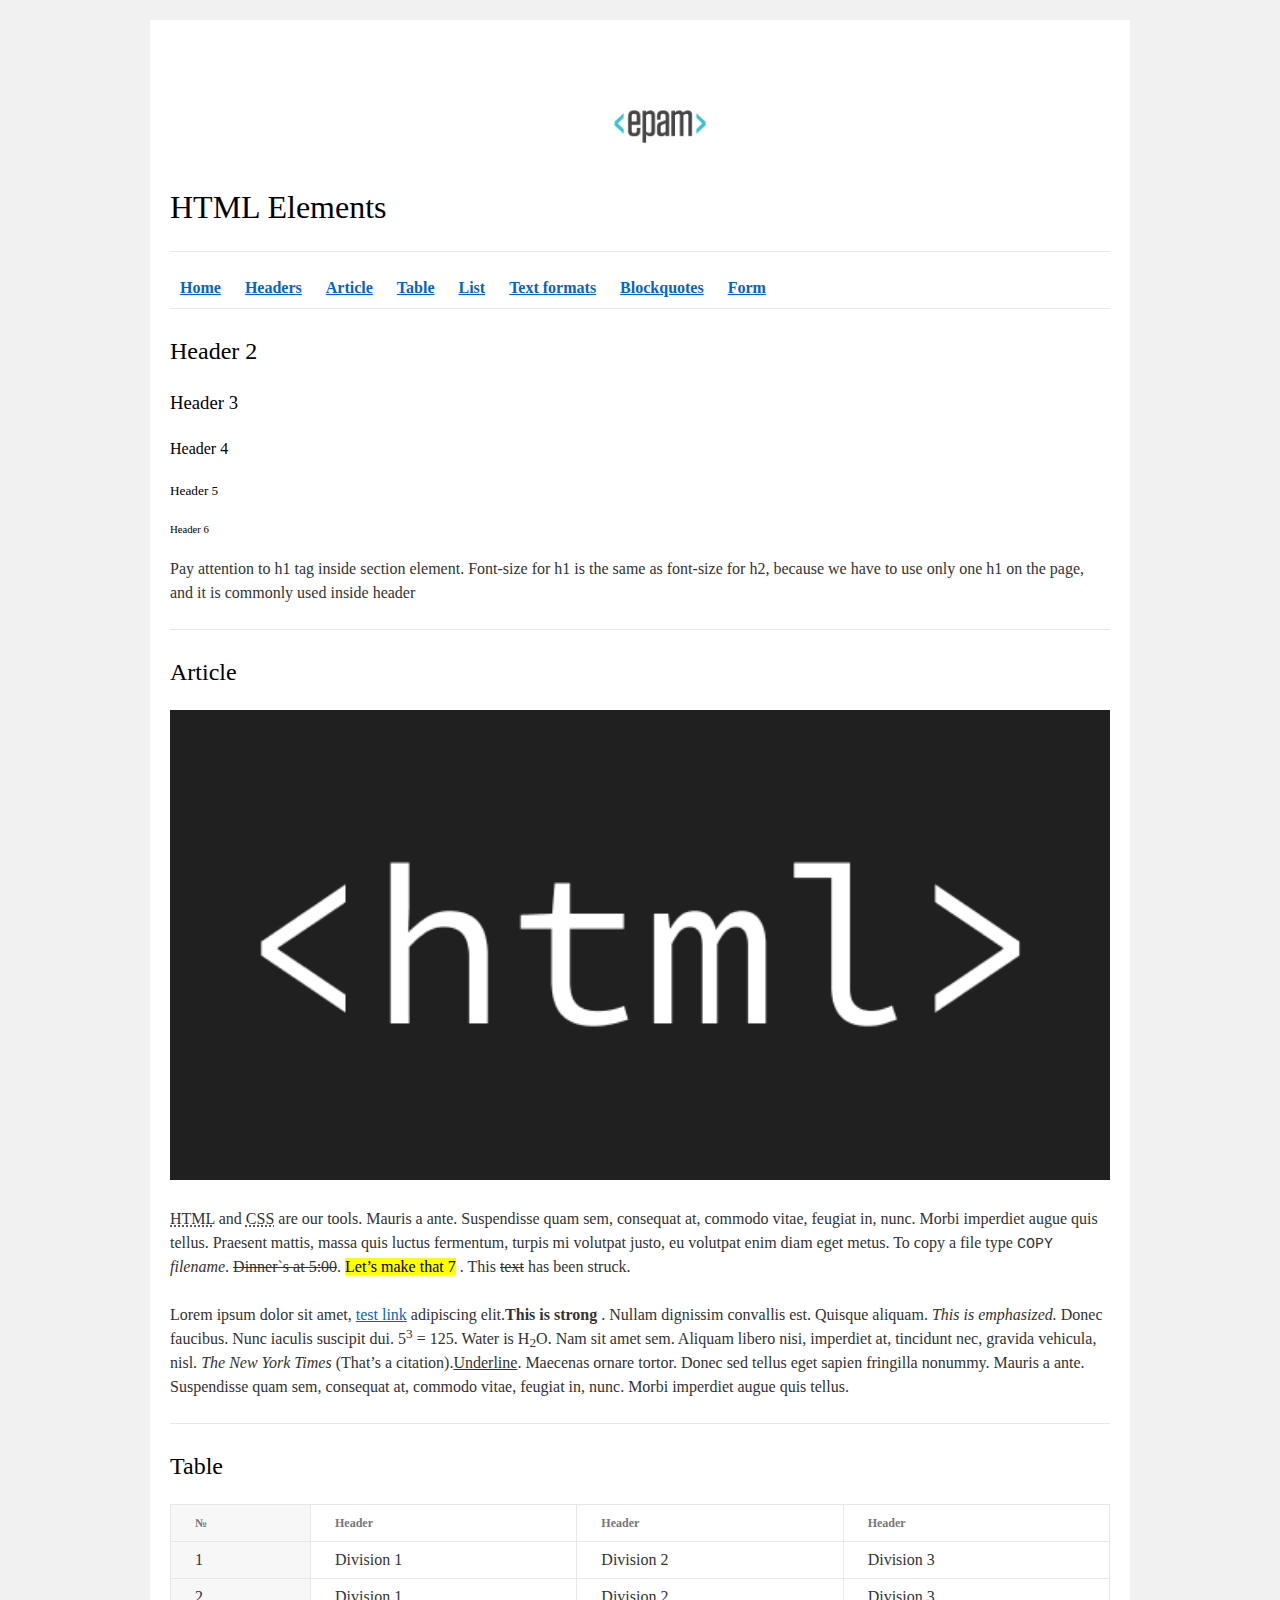
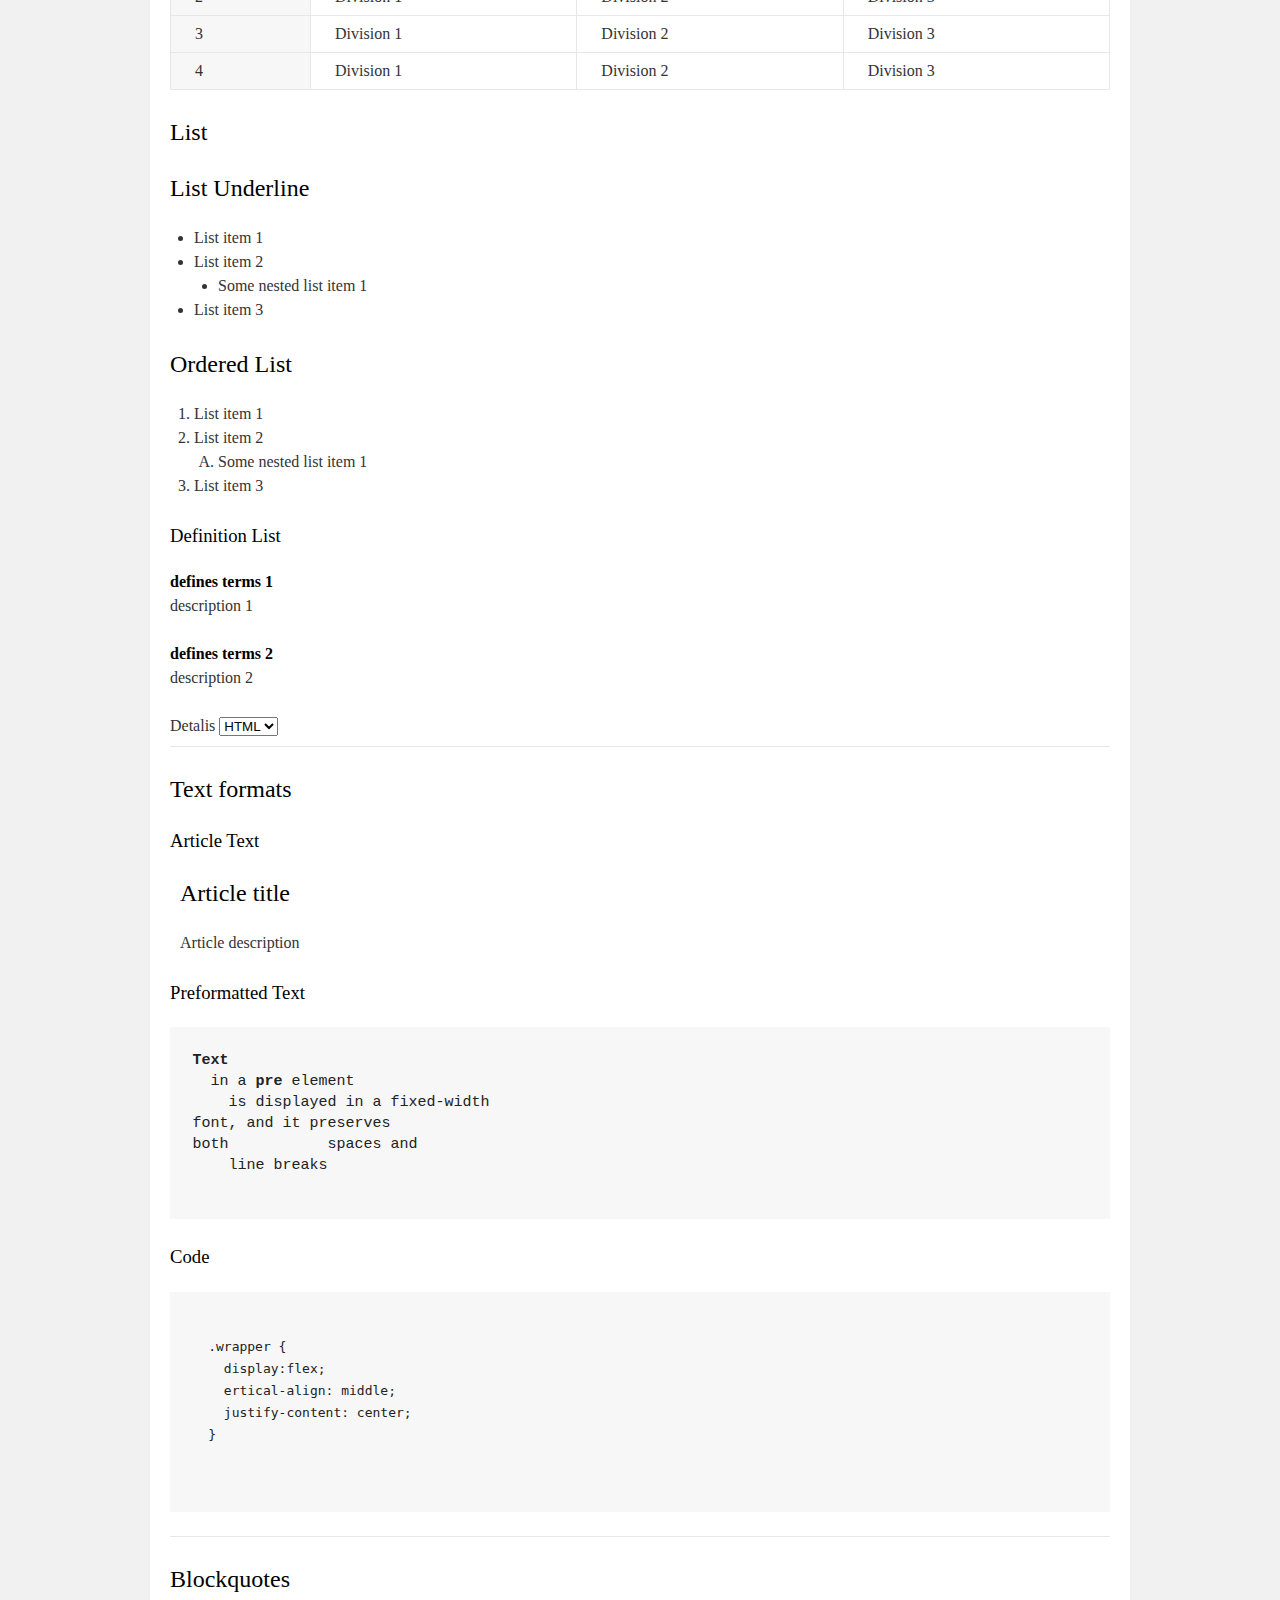
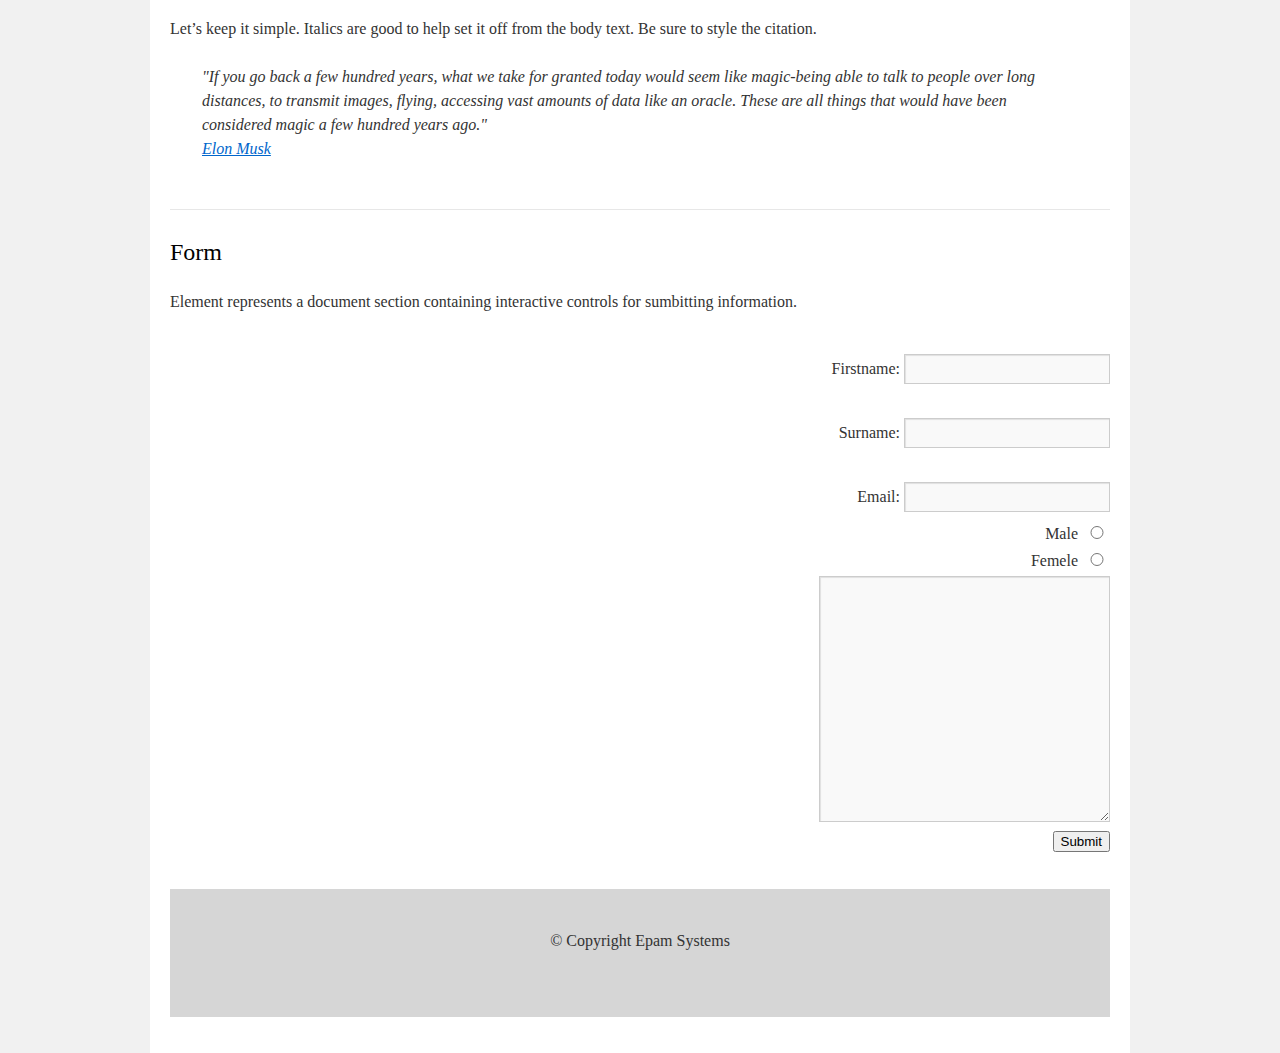
<file: homework/index.html>
<!DOCTYPE html>
<html lang="en">

<head>
  <meta charset="utf-8">
  <title>HTML Basics</title>
  <link rel="stylesheet" href="style.css">
</head>

<body>
  <div id="wrapper">
    <div id="main">
      <div id="container">
        <div id="content" role="main">
           <header id="header">
            
         <div class="logo" >
                    <img src="logo.png" alt="logo" id="logo">
                </div> 
                <h1>HTML Elements</h1>
                <hr>
                <nav class="header-nav">
                  <a href="#"><b>Home</b></a>
                  <a href="#Headers"><b>Headers</b></a>
                  <a href="#Article"><b>Article</b></a>
                  <a href="#Table"><b>Table</b></a>  
                  <a href="#List"><b>List</b></a> 
                  <a href="#Textformats"><b>Text formats</b></a>
                  <a href="#Blockquotes"><b>Blockquotes</b></a>
                  <a href="#Form"><b>Form</b></a>
                  
              </nav>
            </header>
            
            <main>

              <hr>
            <Section>
              
              <h2 id="Headers">Header 2</h2>
              <h3>Header 3</h3>
              <h4>Header 4</h4>
              <h5>Header 5</h5>
              <h6>Header 6</h6>
              <p>Pay attention to h1 tag inside section element. Font-size for h1 is the same as font-size for h2, because we have to use only one h1 on the page, and it is commonly used inside header</p>
              <hr>
            </Section>

             <section>
               <h2 id="Article" >Article</h2>
               <img src="thumbnail.png" alt="img">
               <p>
                <abbr title="Hyper Text Markup Language">HTML</abbr> and <abbr title="Cascading Style Sheets">CSS</abbr> are our tools. Mauris a ante. Suspendisse quam sem, consequat at, commodo vitae, feugiat in, nunc. Morbi imperdiet augue quis tellus. Praesent mattis, massa quis luctus fermentum, turpis mi volutpat justo, eu volutpat enim diam eget metus. To copy a file type <kbd>COPY</kbd> <em>filename</em>. <s>Dinner`s at 5:00</s>.  <mark>Let’s make that 7</mark> . This <s>text</s> has been struck.<br></p>
                

                <p>Lorem ipsum dolor sit amet, <a href="#">test link</a>  adipiscing elit.<b>This is strong</b> . Nullam dignissim convallis est. Quisque aliquam.  <em>This is emphasized.</em>  Donec faucibus. Nunc iaculis suscipit dui. 5<sup>3</sup> = 125. Water is H<sub>2</sub>O. Nam sit amet sem. Aliquam libero nisi, imperdiet at, tincidunt nec, gravida vehicula, nisl. <em>The New York Times</em> (That’s a citation).<u>Underline</u>. Maecenas ornare tortor. Donec sed tellus eget sapien fringilla nonummy. Mauris a ante. Suspendisse quam sem, consequat at, commodo vitae, feugiat in, nunc. Morbi imperdiet augue quis tellus.
               </p>
               <hr>
              </section>
              <section>
               <h2 id="Table">Table</h2>
               <table>
                <colgroup>
                  <col span="1" style="background-color:#f7f7f7">
                  <col>
                  <col>
                  <col>
                </colgroup>
                <thead>
                  <tr>
                    <th>№</th>
                    <th>Header</th>
                    <th>Header</th>
                    <th>Header</th>
                  </tr>
                </thead>
                <tr>
                  <td>1</td>
                  <td>Division 1</td>
                  <td>Division 2</td>
                  <td>Division 3</td>
                </tr> 
                <tr>
                  <td>2</td>
                  <td>Division 1</td>
                  <td>Division 2</td>
                  <td>Division 3</td>
                </tr>
                <tr>
                  <td>3</td>
                  <td>Division 1</td>
                  <td>Division 2</td>
                  <td>Division 3</td>
                </tr> 
                <tr>
                  <td>4</td>
                  <td>Division 1</td>
                  <td>Division 2</td>
                  <td>Division 3</td>
                </tr> 
                
                </table>
              </section>

              <section>
                <h2 id="List">List</h2>
                <h2>List Underline</h2>

                <ul>
                  <li>List item 1</li>
                  <li>List item 2
                  <ul>
                    <li>Some nested list item 1</li>
                  </ul>
                </li>
                  <li>List item 3</li>
                </ul>
                <h2>Ordered List</h2>
                <ol>
                  <li>List item 1</li>
                  <li>List item 2
                  <ol>
                    <li>Some nested list item 1</li>
                  </ol>
                </li>
                  <li>List item 3</li>
                </ol>
                <h3>Definition List</h3>
                <dl>
                  <dt>defines terms 1</dt>
                  <dd>description 1</dd>
              
                  <dt>defines terms 2</dt>
                  <dd>description 2</dd>
              
                  
              </dl>
              
                 <label>Detalis</label>
                 <select name="HTML">
                   <option value="HTML">HTML</option>
                   <option value="CSS">CSS</option>
                   <option value="JS">JS</option>
                   
                 </select>
                 <hr>
                </section>

                <section>
                 <h2 id="Textformats">Text formats</h2>
                 <h3>Article Text</h3>
                 <article>
                   <h2>Article title</h2>
                   <p>Article description</p>
                 </article>
                
                  <h3>Preformatted Text</h3>
                 <pre>
<b>Text</b>
  in a <b>pre</b> element
    is displayed in a fixed-width
font, and it preserves
both           spaces and
    line breaks
 </pre>
 <h3>Code</h3>
   <pre>
   <code>
  .wrapper {  
    display:flex;
    ertical-align: middle;
    justify-content: center;
  }
   </code>
   </pre>
   </section>
   <hr>
   <section>
     <h2 id="Blockquotes">Blockquotes</h2>
     <p>Let’s keep it simple. Italics are good to help set it off from the body text. Be sure to style the citation.</p>
     
   
      <blockquote>
       <p> "If you go back a few hundred years, what we take for granted today would seem like magic-being able to talk to people over long distances, to transmit images, flying, accessing vast amounts of data like an oracle. These are all things that would have been considered magic a few hundred years ago." <br>           
         <a href="https://en.wikipedia.org/wiki/Elon_Musk">Elon Musk</a> 
         
        </p>
        </blockquote>
        </section>
        <hr>
        
        <h2 id="Form">Form</h2>
        <p>Element represents a document section containing interactive controls for sumbitting information.</p>
        <form>
          <div>
            <label for="firstname">Firstname:</label>
          <input type = "text" id="firstname" name = "firstname"> <br> <br>
        </div>
        <div>
          <label for="Surname">Surname:</label>
          <input type = "text" id="Surname" name = "Surname"> <br> <br>
        </div>
         <div>
          <label for="Email">Email:</label>
          <input type = "text" id="Email" name = "Email">  
          </div>
          <div>
            <label for="male">Male</label>                                       
          <input  type = "radio" id="male" name = "sex" value =  "male" ><br>
        </div>
         <div>
          <label for="femele">Femele</label>
          <input  type = "radio" id="femele" name = "sex" value =  "famale" ><br>
        </div>
          <textarea id="w3review" name="w3review" rows="10" cols="30"></textarea><br>
          <button type  ="button">Submit</button>
        
        </form>
      </main>
           <footer>
             <p> &copy; Copyright Epam Systems</p> 

           </footer>
       </div>
      </div>
    </div>
  </div>
</body>

</html>
</file>
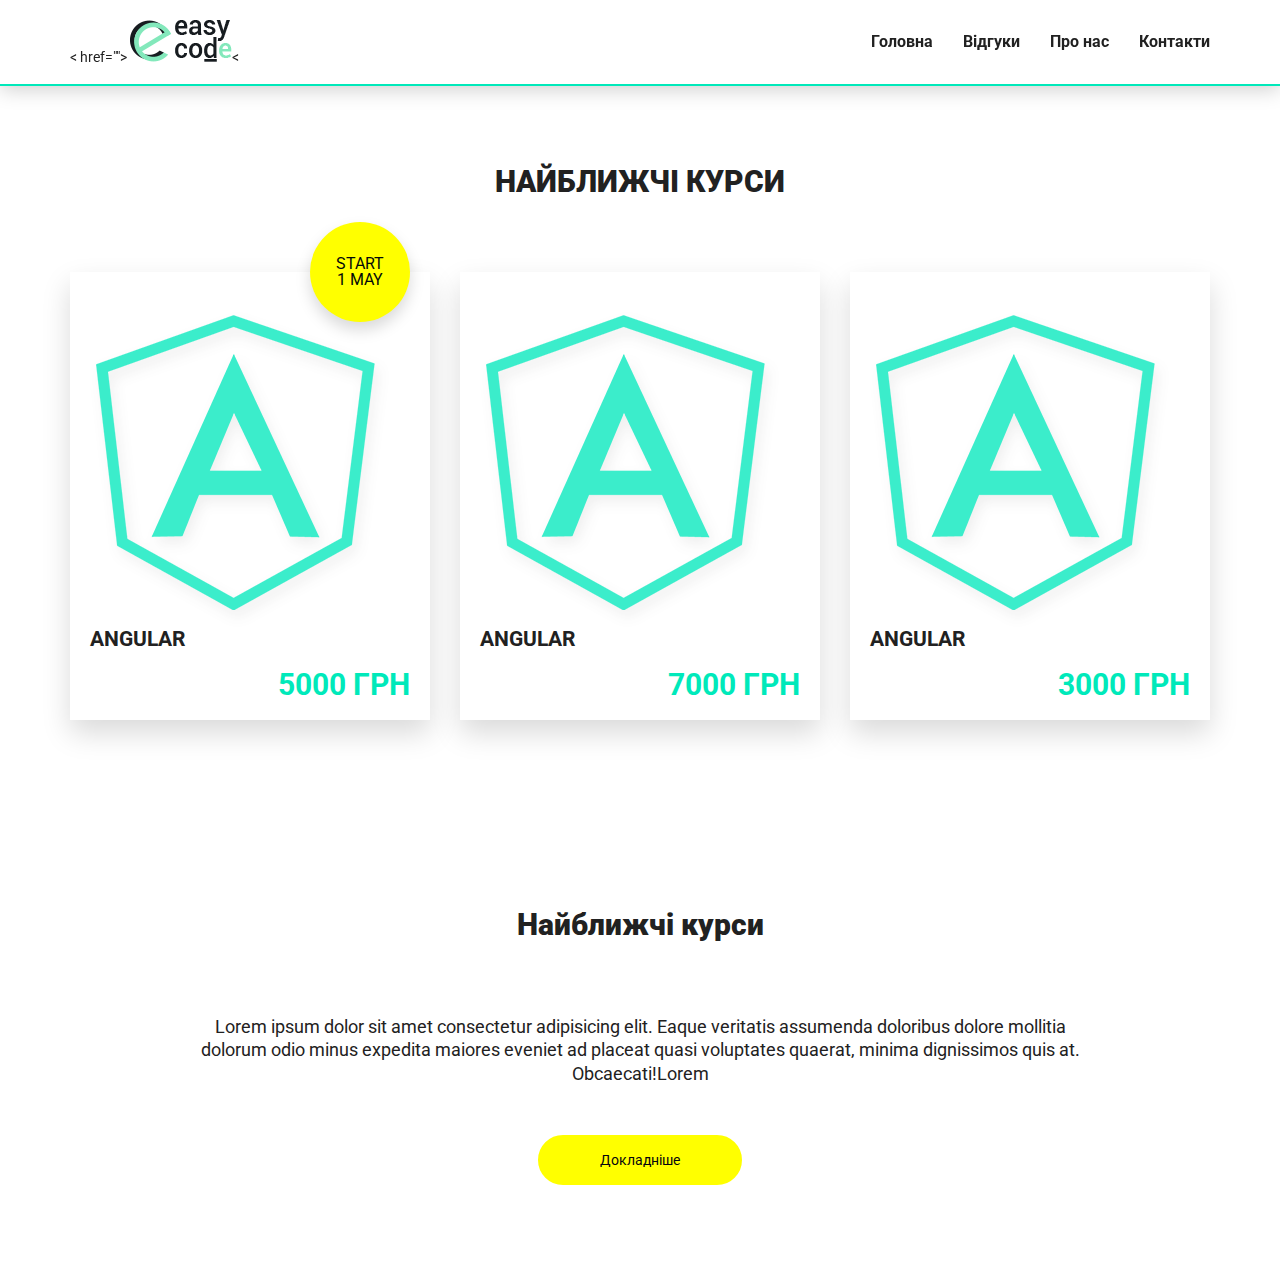
<file: i.html>
<!DOCTYPE html>
<html>
<head>
    <meta charset="UTF-8">
     <title>Home page</title>
     <link href="https://fonts.googleapis.com/css2?family=Roboto:wght@400;700;900&display=swap" rel="stylesheet">
     <link rel="stylesheet" href="css/style.css">
</head>
<body>
    <header id="header">
        <div class="container d-flex justify-content-between align-items-center">
            <div class="logo">
                < href="">
                    <img src="img/logo-black.png" alt="logo"><
                </div>
                <nav class="header-nav">
                    <a href="#">Головна</a><a href="#">Відгуки</a><a href="#">Про нас</a><a href="#">Контакти</a>
                </nav>
        </div>
    </header>
    <main id="main">
        <section class="standart-section  text-uppercase coursers-wrap">
            <div class="container">
                <h3 class="section-title text-center ">Найближчі курси</h3>
                <div class="row d-flex flex-wrap">
                    <div class="col-4 ">
                        <div class="course-items ">
                            <div class="course-date">
                                <span> Start
                                </span>
                                <span>
                                      1 may
                                </span>
                            </div>
                            <a href="#" class=" course-img text-center"></a>
                            <img src="img/lesson-angular-bg.png" alt="course-angular">
                            <h6 class="course-title text-uppercase "><a href="#">Angular</a></h6>
                            <div class="course-price text-right">
                                <span>5000 грн</span>
                            </div>
                        </div>
                    </div>
                
                        <div class="col-4 ">
                            <div class="course-items">
                                <a href="#" class=" course-img text-center"></a>
                                <img src="img/lesson-angular-bg.png" alt="course-angular">
                                <h6 class="course-title text-uppercase "><a href="#">Angular</a></h6>
                                <div class="course-price text-right">
                                    <span>7000 грн</span>
                                </div>
                            </div>
                        </div>
                        <div class="col-4 ">
                            <div class="course-items">
                                <a href="#" class=" course-img text-center"></a>
                                <img src="img/lesson-angular-bg.png" alt="course-angular">
                                <h6 class="course-title text-uppercase "><a href="#">Angular</a></h6>
                                <div class="course-price text-right">
                                    <span>3000 грн</span>
                                </div>
                            </div>
                        </div>
                
            
                 
                
            
                    <!-- /.col-4 -->
                </div>
            </div>
            <!-- /.conteiner -->
        </section>
        <section class="standart-section about-us text-center">
        <div class="container">
            <h3 class="section-title text-center ">Найближчі курси</h3>
            <p class="about-us-text">
                Lorem ipsum dolor sit amet consectetur adipisicing elit. Eaque veritatis assumenda doloribus dolore mollitia dolorum odio minus expedita maiores eveniet ad placeat quasi voluptates quaerat, minima dignissimos quis at. Obcaecati!Lorem
            </p>
            <a href="#" class="btn btn-default">Докладніше</a>
        </div>
    </section>
        <!-- /.conteiner -->
        <!-- /.standart-section about-us -->
        <!-- /.standart-section coursers-wrap -->
    </main>

   

    
</body>
</html>
</file>
<file: homework/style.css>
html, body, div, span, applet, object, iframe, h1, h2, h3, h4, h5, h6, p, blockquote, pre, a, abbr, acronym, address, big, cite, code, del, dfn, em, font, img, ins, kbd, q, s, samp, small, strike, strong, sub, sup, tt, var, b, u, i, center, dl, dt, dd, ol, ul, li, fieldset, form, label, legend, table, caption, tbody, tfoot, thead, tr, th, td {
    background: transparent;
    border: 0;
    margin: 0;
    padding: 0;
    vertical-align: baseline;
}
body {
    line-height: 1;
}
h1, h2, h3, h4, h5, h6 {
    clear: both;
    font-weight: normal;
}
ol, ul {
    list-style: none;
}
blockquote {
    quotes: none;
}
blockquote:before, blockquote:after {
    content: '';
    content: none;
}
del {
    text-decoration: line-through;
}
table {
    border-collapse: collapse;
    border-spacing: 0;
}
a img {
    border: 0;
}
#container {
    float: left;
    margin: 0 -240px 0 0;
    width: 100%}
#primary, #secondary {
    float: right;
    overflow: hidden;
    width: 220px;
}
#secondary {
    clear: right;
}
#footer {
    clear: both;
    width: 100%}
.one-column #content {
    margin: 0 auto;
    width: 640px;
}
.single-attachment #content {
    margin: 0 auto;
    width: 900px;
}
body, input, textarea, .page-title span, .pingback a.url {
    font-family: Georgia, "Bitstream Charter", serif;
}
h3#comments-title, h3#reply-title, #access .menu, #access div.menu ul, #cancel-comment-reply-link, .form-allowed-tags, #site-info, #site-title, #wp-calendar, .comment-meta, .comment-body tr th, .comment-body thead th, .entry-content label, .entry-content tr th, .entry-content thead th, .entry-meta, .entry-title, .entry-utility, #respond label, .navigation, .page-title, .pingback p, .reply, .widget-title, .wp-caption-text {
    font-family: "Helvetica Neue", Arial, Helvetica, "Nimbus Sans L", sans-serif;
}
input[type="submit"] {
    font-family: "Helvetica Neue", Arial, Helvetica, "Nimbus Sans L", sans-serif;
}
pre {
    font-family: "Courier 10 Pitch", Courier, monospace;
}
code {
    font-family: Monaco, Consolas, "Andale Mono", "DejaVu Sans Mono", monospace;
}
#access .menu-header, div.menu, #colophon, #branding, #main, #wrapper {
    margin: 0 auto;
    width: 940px;
}
#wrapper {
    background: #fff;
    margin-top: 20px;
    padding: 0 20px;
}
#footer-widget-area {
    overflow: hidden;
}
#footer-widget-area .widget-area {
    float: left;
    margin-right: 20px;
    width: 220px;
}
#footer-widget-area #fourth {
    margin-right: 0;
}
#site-info {
    float: left;
    font-size: 14px;
    font-weight: bold;
    width: 700px;
}
#site-generator {
    float: right;
    width: 220px;
}
body {
    background: #f1f1f1;
}
body, input, textarea {
    color: #666;
    font-size: 12px;
    line-height: 18px;
}
hr {
    background-color: #e7e7e7;
    border: 0;
    clear: both;
    height: 1px;
    margin-bottom: 18px;
}
p {
    margin-bottom: 18px;
}
ul {
    list-style: disc;
    margin: 0 0 18px 1.5em;
}
ol {
    list-style: decimal;
    margin: 0 0 18px 1.5em;
}
ol ol {
    list-style: upper-alpha;
}
ol ol ol {
    list-style: lower-roman;
}
ol ol ol ol {
    list-style: lower-alpha;
}
ul ul, ol ol, ul ol, ol ul {
    margin-bottom: 0;
}
dl {
    margin: 0 0 24px 0;
}
dt {
    font-weight: bold;
}
dd {
    margin-bottom: 18px;
}
strong {
    font-weight: bold;
}
cite, em, i {
    font-style: italic;
}
big {
    font-size: 131.25%}
ins {
    background: #ffc;
    text-decoration: none;
}
blockquote {
    font-style: italic;
    padding: 0 2em 1em;
}
blockquote cite, blockquote em, blockquote i {
    font-style: normal;
}
pre {
    background: #f7f7f7;
    color: #222;
    line-height: 18px;
    margin-bottom: 18px;
    overflow: auto;
    padding: 1.5em;
}
abbr, acronym {
    cursor: help;
}
sup, sub {
    height: 0;
    line-height: 1;
    position: relative;
    vertical-align: baseline;
}
sup {
    bottom: 1ex;
}
sub {
    top: .5ex;
}
small {
    font-size: smaller;
}
input {
    margin-bottom: 10px;
}
input[type="text"], input[type="password"], input[type="email"], input[type="url"], input[type="number"], textarea {
    background: #f9f9f9;
    border: 1px solid #ccc;
    box-shadow: inset 1px 1px 1px rgba(0, 0, 0, 0.1);
    -moz-box-shadow: inset 1px 1px 1px rgba(0, 0, 0, 0.1);
    -webkit-box-shadow: inset 1px 1px 1px rgba(0, 0, 0, 0.1);
    padding: 2px;
}
input[type=radio] {
    width: 20px;
}
    
a:link {
    color: #06c;
}
a:visited {
    color: #743399;
}
a:active, a:hover {
    color: #ff4b33;
}
.screen-reader-text {
    clip: rect(1px, 1px, 1px, 1px);
    overflow: hidden;
    position: absolute !important;
    height: 1px;
    width: 1px;
}
#header {
    padding: 30px 0 0 0;
}
#site-title {
    float: left;
    font-size: 30px;
    line-height: 36px;
    margin: 0 0 18px 0;
    width: 700px;
}
#site-title a {
    color: #000;
    font-weight: bold;
    text-decoration: none;
}
#site-description {
    color: #000;
    clear: right;
    float: right;
    font-style: italic;
    margin: 15px 0 18px 0;
    opacity: .65;
    width: 220px;
}
#branding img {
    border-top: 4px solid #000;
    border-bottom: 1px solid #000;
    display: block;
    float: left;
}
#access {
    background: #000;
    display: block;
    float: left;
    margin: 0 auto;
    width: 940px;
}
#access .menu-header, div.menu {
    font-size: 13px;
    margin-left: 12px;
    width: 928px;
}
#access .menu-header ul, div.menu ul {
    list-style: none;
    margin: 0;
}
#access .menu-header li, div.menu li {
    float: left;
    position: relative;
}
#access a {
    color: #aaa;
    display: block;
    line-height: 38px;
    padding: 0 10px;
    text-decoration: none;
}
#access ul ul {
    box-shadow: 0 3px 3px rgba(0, 0, 0, 0.2);
    -moz-box-shadow: 0 3px 3px rgba(0, 0, 0, 0.2);
    -webkit-box-shadow: 0 3px 3px rgba(0, 0, 0, 0.2);
    display: none;
    position: absolute;
    top: 38px;
    left: 0;
    float: left;
    width: 180px;
    z-index: 99999;
}
#access ul ul li {
    min-width: 180px;
}
#access ul ul ul {
    left: 100%;
    top: 0;
}
#access ul ul a {
    background: #333;
    line-height: 1em;
    padding: 10px;
    width: 160px;
    height: auto;
}
#access li:hover>a, #access ul ul:hover>a {
    background: #333;
    color: #fff;
}
#access ul li:hover>ul {
    display: block;
}
#access ul li.current_page_item>a, #access ul li.current_page_ancestor>a, #access ul li.current-menu-ancestor>a, #access ul li.current-menu-item>a, #access ul li.current-menu-parent>a {
    color: #fff;
}
* html #access ul li.current_page_item a, * html #access ul li.current_page_ancestor a, * html #access ul li.current-menu-ancestor a, * html #access ul li.current-menu-item a, * html #access ul li.current-menu-parent a, * html #access ul li a:hover {
    color: #fff;
}
#main {
    clear: both;
    overflow: hidden;
    padding: 40px 0 0 0;
}
#content {
    margin-bottom: 36px;
}
#content, #content input, #content textarea {
    color: #333;
    font-size: 16px;
    line-height: 24px;
}
#content p, #content ul, #content ol, #content dd, #content pre, #content hr {
    margin-bottom: 24px;
}
#content ul ul, #content ol ol, #content ul ol, #content ol ul {
    margin-bottom: 0;
}
#content pre, #content kbd, #content tt, #content var {
    font-size: 15px;
    line-height: 21px;
}
#content code {
    font-size: 13px;
}
#content dt, #content th {
    color: #000;
}
#content h1, #content h2, #content h3, #content h4, #content h5, #content h6 {
    color: #000;
    line-height: 1.5em;
    margin: 0 0 20px 0;
}
#content table {
    border: 1px solid #e7e7e7;
    margin: 0 -1px 24px 0;
    text-align: left;
    width: 100%}
#content tr th, #content thead th {
    color: #777;
    font-size: 12px;
    font-weight: bold;
    line-height: 18px;
    padding: 9px 24px;
    border-right: 1px solid #e7e7e7;
}
#content tr td {
    border-top: 1px solid #e7e7e7;
    padding: 6px 24px;
    border-right: 1px solid #e7e7e7;
}
#content tr.odd td {
    background: #f2f7fc;
}
.hentry {
    margin: 0 0 48px 0;
}
.home .sticky {
    background: #f2f7fc;
    border-top: 4px solid #000;
    margin-left: -20px;
    margin-right: -20px;
    padding: 18px 20px;
}
.single .hentry {
    margin: 0 0 36px 0;
}
.page-title {
    color: #000;
    font-size: 14px;
    font-weight: bold;
    margin: 0 0 36px 0;
}
.page-title span {
    color: #333;
    font-size: 16px;
    font-style: italic;
    font-weight: normal;
}
.page-title a:link, .page-title a:visited {
    color: #777;
    text-decoration: none;
}
.page-title a:active, .page-title a:hover {
    color: #ff4b33;
}
#content .entry-title {
    color: #000;
    font-size: 21px;
    font-weight: bold;
    line-height: 1.3em;
    margin-bottom: 0;
}
.entry-title a:link, .entry-title a:visited {
    color: #000;
    text-decoration: none;
}
.entry-title a:active, .entry-title a:hover {
    color: #ff4b33;
}
.entry-meta {
    color: #777;
    font-size: 12px;
}
.entry-meta abbr, .entry-utility abbr {
    border: 0;
}
.entry-meta abbr:hover, .entry-utility abbr:hover {
    border-bottom: 1px dotted #666;
}
.single-author .by-author {
    position: absolute !important;
    clip: rect(1px 1px 1px 1px);
    clip: rect(1px, 1px, 1px, 1px);
}
.entry-content, .entry-summary {
    clear: both;
    padding: 12px 0 0 0;
}
.entry-content .more-link {
    white-space: nowrap;
}
#content .entry-summary p:last-child {
    margin-bottom: 12px;
}
.entry-content fieldset {
    border: 1px solid #e7e7e7;
    margin: 0 0 24px 0;
    padding: 24px;
}
.entry-content fieldset legend {
    background: #fff;
    color: #000;
    font-weight: bold;
    padding: 0 24px;
}
.entry-content input {
    margin: 0 0 24px 0;
}
.entry-content input.file, .entry-content input.button {
    margin-right: 24px;
}
.entry-content label {
    color: #777;
    font-size: 12px;
}
.entry-content select {
    margin: 0 0 24px 0;
}
.entry-content sup, .entry-content sub {
    font-size: 10px;
}
.entry-content blockquote.left {
    float: left;
    margin-left: 0;
    margin-right: 24px;
    text-align: right;
    width: 33%}
.entry-content blockquote.right {
    float: right;
    margin-left: 24px;
    margin-right: 0;
    text-align: left;
    width: 33%}
.page-link {
    clear: both;
    color: #000;
    font-weight: bold;
    line-height: 48px;
    word-spacing: .5em;
}
.page-link a:link, .page-link a:visited {
    background: #f1f1f1;
    color: #333;
    font-weight: normal;
    padding: .5em .75em;
    text-decoration: none;
}
.home .sticky .page-link a {
    background: #d9e8f7;
}
.page-link a:active, .page-link a:hover {
    color: #ff4b33;
}
body.page .edit-link {
    clear: both;
    display: block;
}
#entry-author-info {
    background: #f2f7fc;
    border-top: 4px solid #000;
    clear: both;
    font-size: 14px;
    line-height: 20px;
    margin: 24px 0;
    overflow: hidden;
    padding: 18px 20px;
}
#entry-author-info #author-avatar {
    background: #fff;
    border: 1px solid #e7e7e7;
    float: left;
    height: 60px;
    margin: 0 -104px 0 0;
    padding: 11px;
}
#entry-author-info #author-description {
    float: left;
    margin: 0 0 0 104px;
}
#entry-author-info h2 {
    color: #000;
    font-size: 100%;
    font-weight: bold;
    margin-bottom: 0;
}
.entry-utility {
    clear: both;
    color: #777;
    font-size: 12px;
    line-height: 18px;
}
.entry-meta a, .entry-utility a {
    color: #777;
}
.entry-meta a:hover, .entry-utility a:hover {
    color: #ff4b33;
}
#content .video-player {
    padding: 0;
}
.format-standard .wp-video, .format-standard .wp-audio-shortcode, .format-audio .wp-audio-shortcode, .format-standard .video-player {
    margin-bottom: 24px;
}
.home #content .format-aside p, .home #content .category-asides p {
    font-size: 14px;
    line-height: 20px;
    margin-bottom: 10px;
    margin-top: 0;
}
.format-gallery .size-thumbnail img, .category-gallery .size-thumbnail img {
    border: 10px solid #f1f1f1;
    margin-bottom: 0;
}
.format-gallery .gallery-thumb, .category-gallery .gallery-thumb {
    float: left;
    margin-right: 20px;
    margin-top: -4px;
}
.home #content .format-gallery .entry-utility, .home #content .category-gallery .entry-utility {
    padding-top: 4px;
}
.attachment .entry-content .entry-caption {
    font-size: 140%;
    margin-top: 24px;
}
.attachment .entry-content .nav-previous a:before {
    content: '\2190\00a0'}
.attachment .entry-content .nav-next a:after {
    content: '\00a0\2192'}
#content img.size-auto, #content img.size-full, #content img.size-large, #content img.size-medium, #content .entry-attachment img, #content .widget-container img {
    max-width: 100%;
    height: auto;
}
#ie8 #content img.size-auto, #ie8 #content img.size-full, #ie8 #content img.size-large, #ie8 #content img.size-medium, #ie8 #content .entry-attachment img {
    width: auto;
}
.alignleft, img.alignleft {
    display: inline;
    float: left;
    margin-right: 24px;
    margin-top: 4px;
}
.alignright, img.alignright {
    display: inline;
    float: right;
    margin-left: 24px;
    margin-top: 4px;
}
.aligncenter, img.aligncenter {
    clear: both;
    display: block;
    margin-left: auto;
    margin-right: auto;
}
img.alignleft, img.alignright, img.aligncenter {
    margin-bottom: 12px;
}
.wp-caption {
    background: #f1f1f1;
    line-height: 18px;
    margin-bottom: 20px;
    max-width: 100%;
    padding: 4px;
    text-align: center;
}
.wp-caption img {
    margin: 5px 5px 0;
    max-width: 622px;
}
.wp-caption p.wp-caption-text {
    color: #777;
    font-size: 12px;
    margin: 5px;
}
.wp-smiley {
    margin: 0;
}
.gallery {
    margin: 0 auto 18px;
}
.gallery .gallery-item {
    float: left;
    margin-top: 0;
    text-align: center;
}
.gallery-columns-1 .gallery-item {
    width: 100%}
.gallery-columns-2 .gallery-item {
    width: 50%}
.gallery-columns-3 .gallery-item {
    width: 33%}
.gallery-columns-4 .gallery-item {
    width: 25%}
.gallery-columns-5 .gallery-item {
    width: 20%}
.gallery-columns-6 .gallery-item {
    width: 16%}
.gallery-columns-7 .gallery-item {
    width: 14%}
.gallery-columns-8 .gallery-item {
    width: 12%}
.gallery-columns-9 .gallery-item {
    width: 11%}
.gallery-columns-1 img {
    max-width: 620px;
}
.gallery-columns-2 img {
    max-width: 288px;
}
.gallery-columns-3 img {
    max-width: 177px;
}
.gallery-columns-4 img {
    max-width: 122px;
}
.gallery-columns-5 img {
    max-width: 88px;
}
.gallery-columns-6 img {
    max-width: 66px;
}
.gallery-columns-7 img {
    max-width: 50px;
}
.gallery-columns-8 img {
    max-width: 39px;
}
.gallery-columns-9 img {
    max-width: 29px;
}
.gallery-item img {
    height: auto;
}
.gallery-columns-2 .attachment-medium {
    max-width: 92%;
    height: auto;
}
.gallery-columns-4 .attachment-thumbnail {
    max-width: 84%;
    height: auto;
}
.gallery .gallery-caption {
    color: #777;
    font-size: 12px;
    margin: 0 0 12px;
}
.gallery dl {
    margin: 0;
}
.gallery img {
    border: 10px solid #f1f1f1;
}
.gallery br+br {
    display: none;
}
#content .entry-attachment img {
    display: block;
    margin: 0 auto;
}
.navigation {
    color: #777;
    font-size: 12px;
    line-height: 18px;
    overflow: hidden;
}
.navigation a:link, .navigation a:visited {
    color: #777;
    text-decoration: none;
}
.navigation a:active, .navigation a:hover {
    color: #ff4b33;
}
.nav-previous {
    float: left;
    width: 50%}
.nav-next {
    float: right;
    text-align: right;
    width: 50%}
#nav-above {
    margin: 0 0 18px 0;
}
#nav-above {
    display: none;
}
.paged #nav-above, .single #nav-above {
    display: block;
}
#nav-below {
    margin: -18px 0 0 0;
}
#comments {
    clear: both;
}
#comments .navigation {
    padding: 0 0 18px 0;
}
h3#comments-title, h3#reply-title {
    color: #000;
    font-size: 20px;
    font-weight: bold;
    margin-bottom: 0;
}
h3#comments-title {
    padding: 24px 0;
}
.commentlist {
    list-style: none;
    margin: 0;
}
.commentlist li.comment {
    border-bottom: 1px solid #e7e7e7;
    line-height: 24px;
    margin: 0 0 24px 0;
    padding: 0 0 0 56px;
    position: relative;
}
.commentlist li:last-child {
    border-bottom: 0;
    margin-bottom: 0;
}
#comments .comment-body ul, #comments .comment-body ol {
    margin-bottom: 18px;
}
#comments .comment-body p:last-child {
    margin-bottom: 6px;
}
#comments .comment-body blockquote p:last-child {
    margin-bottom: 24px;
}
.commentlist ol {
    list-style: decimal;
}
.commentlist .avatar {
    position: absolute;
    top: 4px;
    left: 0;
}
.comment-author cite {
    color: #000;
    font-style: normal;
    font-weight: bold;
}
.comment-author .says {
    font-style: italic;
}
.comment-meta {
    font-size: 12px;
    margin: 0 0 18px 0;
}
.comment-meta a:link, .comment-meta a:visited {
    color: #777;
    text-decoration: none;
}
.comment-meta a:active, .comment-meta a:hover {
    color: #ff4b33;
}
.commentlist .bypostauthor>div {
    background: #f2f7fc;
    border-top: 4px solid #000;
    margin-bottom: 10px;
    padding: 10px 0 0 20px;
}
.reply {
    font-size: 12px;
    padding: 0 0 24px 0;
}
.reply a, a.comment-edit-link {
    color: #777;
}
.reply a:hover, a.comment-edit-link:hover {
    color: #ff4b33;
}
.commentlist .children {
    list-style: none;
    margin: 0;
}
.commentlist .children li {
    border: 0;
    margin: 0;
}
.nopassword, .nocomments {
    display: none;
}
#comments .pingback {
    border-bottom: 1px solid #e7e7e7;
    margin-bottom: 18px;
    padding-bottom: 18px;
}
.commentlist li.comment+li.pingback {
    margin-top: -6px;
}
#comments .pingback p {
    color: #777;
    display: block;
    font-size: 12px;
    line-height: 18px;
    margin: 0;
}
#comments .pingback .url {
    font-size: 13px;
    font-style: italic;
}
input[type="submit"] {
    color: #333;
}
form {
    text-align: right;
    padding: 1em 0;
}
input {
    width: 200px;
}
#respond {
    border-top: 1px solid #e7e7e7;
    margin: 24px 0;
    overflow: hidden;
    position: relative;
}
#respond p {
    margin: 0;
}
#respond .comment-notes {
    margin-bottom: 1em;
}
.form-allowed-tags {
    line-height: 1em;
}
.children #respond {
    margin: 0 48px 0 0;
}
h3#reply-title {
    margin: 18px 0;
}
#comments-list #respond {
    margin: 0 0 18px 0;
}
#comments-list ul #respond {
    margin: 0;
}
#cancel-comment-reply-link {
    font-size: 12px;
    font-weight: normal;
    line-height: 18px;
}
#respond .required {
    color: #ff4b33;
    font-weight: bold;
}
#respond label {
    color: #777;
    font-size: 12px;
}
#respond input {
    margin: 0 0 9px;
    width: 98%}
#respond textarea {
    width: 98%}
#respond .form-allowed-tags {
    color: #777;
    font-size: 12px;
    line-height: 18px;
}
#respond .form-allowed-tags code {
    font-size: 11px;
}
#respond .form-submit {
    margin: 12px 0;
}
#respond .form-submit input {
    font-size: 14px;
    width: auto;
}
.widget-area ul {
    list-style: none;
    margin-left: 0;
}
.widget-area ul ul {
    list-style: square;
    margin-left: 1.3em;
}
.widget-area select {
    max-width: 100%}
.widget_search #s {
    width: 60%}
.widget_search label {
    display: none;
}
.widget-container {
    word-wrap: break-word;
    -webkit-hyphens: auto;
    -moz-hyphens: auto;
    hyphens: auto;
    margin: 0 0 18px 0;
}
.widget-container .wp-caption img {
    margin: auto;
}
.widget-container.widget_image .wp-caption {
    width: auto;
}
.widget-container.widget_image .wp-caption img {
    margin-left: -8px;
}
.widget-title {
    color: #222;
    font-size: 14px;
    font-weight: bold;
}
.widget-area a:link, .widget-area a:visited {
    text-decoration: none;
}
.widget-area a:active, .widget-area a:hover {
    text-decoration: underline;
}
.widget-area .entry-meta {
    font-size: 11px;
}
#wp_tag_cloud div {
    line-height: 1.6em;
}
#wp-calendar {
    width: 100%}
#wp-calendar caption {
    color: #222;
    font-size: 14px;
    font-weight: bold;
    padding-bottom: 4px;
    text-align: left;
}
#wp-calendar thead {
    font-size: 11px;
}
#wp-calendar tbody {
    color: #aaa;
}
#wp-calendar tbody td {
    background: #f5f5f5;
    border: 1px solid #fff;
    padding: 3px 0 2px;
    text-align: center;
}
#wp-calendar tbody .pad {
    background: 0;
}
#wp-calendar tfoot #next {
    text-align: right;
}
.widget_rss a.rsswidget {
    color: #000;
}
.widget_rss a.rsswidget:hover {
    color: #ff4b33;
}
.widget_rss .widget-title img {
    width: 11px;
    height: 11px;
}
#main .widget-area ul {
    margin-left: 0;
    padding: 0 20px 0 0;
}
#main .widget-area ul ul {
    border: 0;
    margin-left: 1.3em;
    padding: 0;
}
#main .widget-container.music-player ul {
    margin: 0;
}
#footer {
    margin-bottom: 20px;
}
#colophon {
    border-top: 4px solid #000;
    margin-top: -4px;
    overflow: hidden;
    padding: 18px 0;
}
#site-info {
    font-weight: bold;
}
#site-info a {
    color: #000;
    text-decoration: none;
}
#site-generator {
    font-style: italic;
    position: relative;
}
#site-generator a {
    background: url(images/wordpress.png) center left no-repeat;
    color: #666;
    display: inline-block;
    line-height: 16px;
    padding-left: 20px;
    text-decoration: none;
}
#site-generator a:hover {
    text-decoration: underline;
}
img#wpstats {
    display: block;
    margin: 0 auto 10px;
}
pre {
    -webkit-text-size-adjust: 140%}
code {
    -webkit-text-size-adjust: 160%}
#access, .entry-meta, .entry-utility, .navigation, .widget-area {
    -webkit-text-size-adjust: 120%}
#site-description {
    -webkit-text-size-adjust: none;
}
@media print {
    body {
    background: none !important;
}
#wrapper {
    clear: both !important;
    display: block !important;
    float: none !important;
    position: relative !important;
}
#header {
    border-bottom: 2pt solid #000;
    padding-bottom: 18pt;
}
#colophon {
    border-top: 2pt solid #000;
}
#site-title, #site-description {
    float: none;
    line-height: 1.4em;
    margin: 0;
    padding: 0;
}
#site-title {
    font-size: 13pt;
}
.entry-content {
    font-size: 14pt;
    line-height: 1.6em;
}
.entry-title {
    font-size: 21pt;
}
#access, #branding img, #respond, .comment-edit-link, .edit-link, .navigation, .page-link, .widget-area {
    display: none !important;
}
#container, #header, #footer {
    margin: 0;
    width: 100%}
#content, .one-column #content {
    margin: 24pt 0 0;
    width: 100%}
.wp-caption p {
    font-size: 11pt;
}
#site-info, #site-generator {
    float: none;
    width: auto;
}
#colophon {
    width: auto;
}
img#wpstats {
    display: none;
}
#site-generator a {
    margin: 0;
    padding: 0;
}
#entry-author-info {
    border: 1px solid #e7e7e7;
}
#main {
    display: inline;
}
.home .sticky {
    border: 0;
}
}
img#logo {
    width: 140px;
    vertical-align: middle;
    display: block;
    margin: 0 auto;
    margin-left: calc(50% - 50px);
    margin-bottom: 20px;
}
img {
    width: 100%;
    margin-bottom: 20px;
}
nav>a {
    padding: 10px;
    color: #0279c1;
}
nav>a b:hover {
    color: #00527a;
}
nav>a:visited {
    color: #0279c1;
}
article {
    padding-left: 10px;
}
footer {
    margin-top: 20px;
    padding: 40px 20px;
    text-align: center;
    background: #3333;
}
</file>
<file: css/style.css>
/* Reset start*/
*{  box-sizing: border-box;
    margin: 0;
    padding: 0;
}
body {
    color: #212121;
    font: 400 14px/1  'Roboto', sans-serif;

}
a {
    color: inherit;
    text-decoration: none;
}
ul {
    list-style: none;
}
img
{
    max-width: 100%;
}
/*reset end*/
.d-flex {
    display: flex;
}
.justify-content-between {
    justify-content: space-between;
}
.justify-content-center {
    justify-content: center;
}
.flex-column {
    flex-direction: column;
}
.align-items-center
{
    align-items: center;
}
.flex-wrap {
	flex-wrap: wrap;
}
.container { max-width: 1170px;
margin: auto;
padding: 0 15px;
}
.text-uppercase {
    text-transform: uppercase;
}
.standart-section {
    padding: 80px 0;
    
}
.section-title {
    font-weight: 900;
    margin-bottom: 75px;
    font-size: 30px;
}

.text-center {
    text-align: center;
}
.col-4 {
    width: 33.3333%;
    padding: 0 15px;
}
.row { 
    margin: 0 -15px;
}
.btn {
   display: inline-block;
   padding: 16px 60px; 
   font-size: 400 14px/1 'Roboto', sans-serif;
   border-radius: 50px;
   border: 2px solid transparent;
   cursor: pointer;
   color: rgb(5, 5, 14);

}
.btn.btn-default{
    background-color: yellow;
    border-color: yellow;
    box-shadow: 0, 8px 15px rgba( 255, 253, 0, 0.5);
}
.btn.btn-default:hover {
    background-color: aqua;
}
.text-right {
    text-align: right;
}
#header {
    padding: 20px 0;
    border-bottom: 2px solid #00e9ba;
    background-color: #fff;
    box-shadow: 0 3px 20px  rgba(0, 0, 0, 0.2);
    position: fixed;
    width: 100%;
    top: 0;
    left: 0;
    z-index: 99;
}
#main {
    padding-top: 87px ;
}
.header-nav {
    font-size: 16px;
    font-weight: 700;
}
.header-nav a + a {
    margin-left: 30px;
}
.header-nav a:hover {
    color:#00e9ba
}
   
.course-items {
    background-color: #fff;
    box-shadow: 0 13px 27px rgba(0, 0, 0, 0.15);
    padding: 20px;
    margin-bottom: 30px;
    position: relative;

    
}

.course-items .course-img {
display: block;
margin-bottom: 20px;
}
.course-items .course-title {
font-size: 21px;
font-weight: 700;
margin-bottom: 20px;
}
.course-items .course-price {
    font-size: 30px;
    font-weight: 700;
    color: #00e9ba;
    
}
.course-items .course-date {
    width: 100px;
    height: 100px;
    color: #020a09;
    background-color: yellow;
    font-size: 16px;
    border-radius: 50%;
    box-shadow: 0 8px 15px rgba(0, 0, 0, 0.15);
    display: flex;
    flex-direction: column;
    justify-content: center;
    position: absolute;
    text-align: center;
    right: 20px;
    top: -50px;
}
.about-us-text {
    font-size: 18px;
    line-height: 1.3;
    margin: auto;
    max-width: 900px;
    margin-bottom: 50px;
}
</file>
